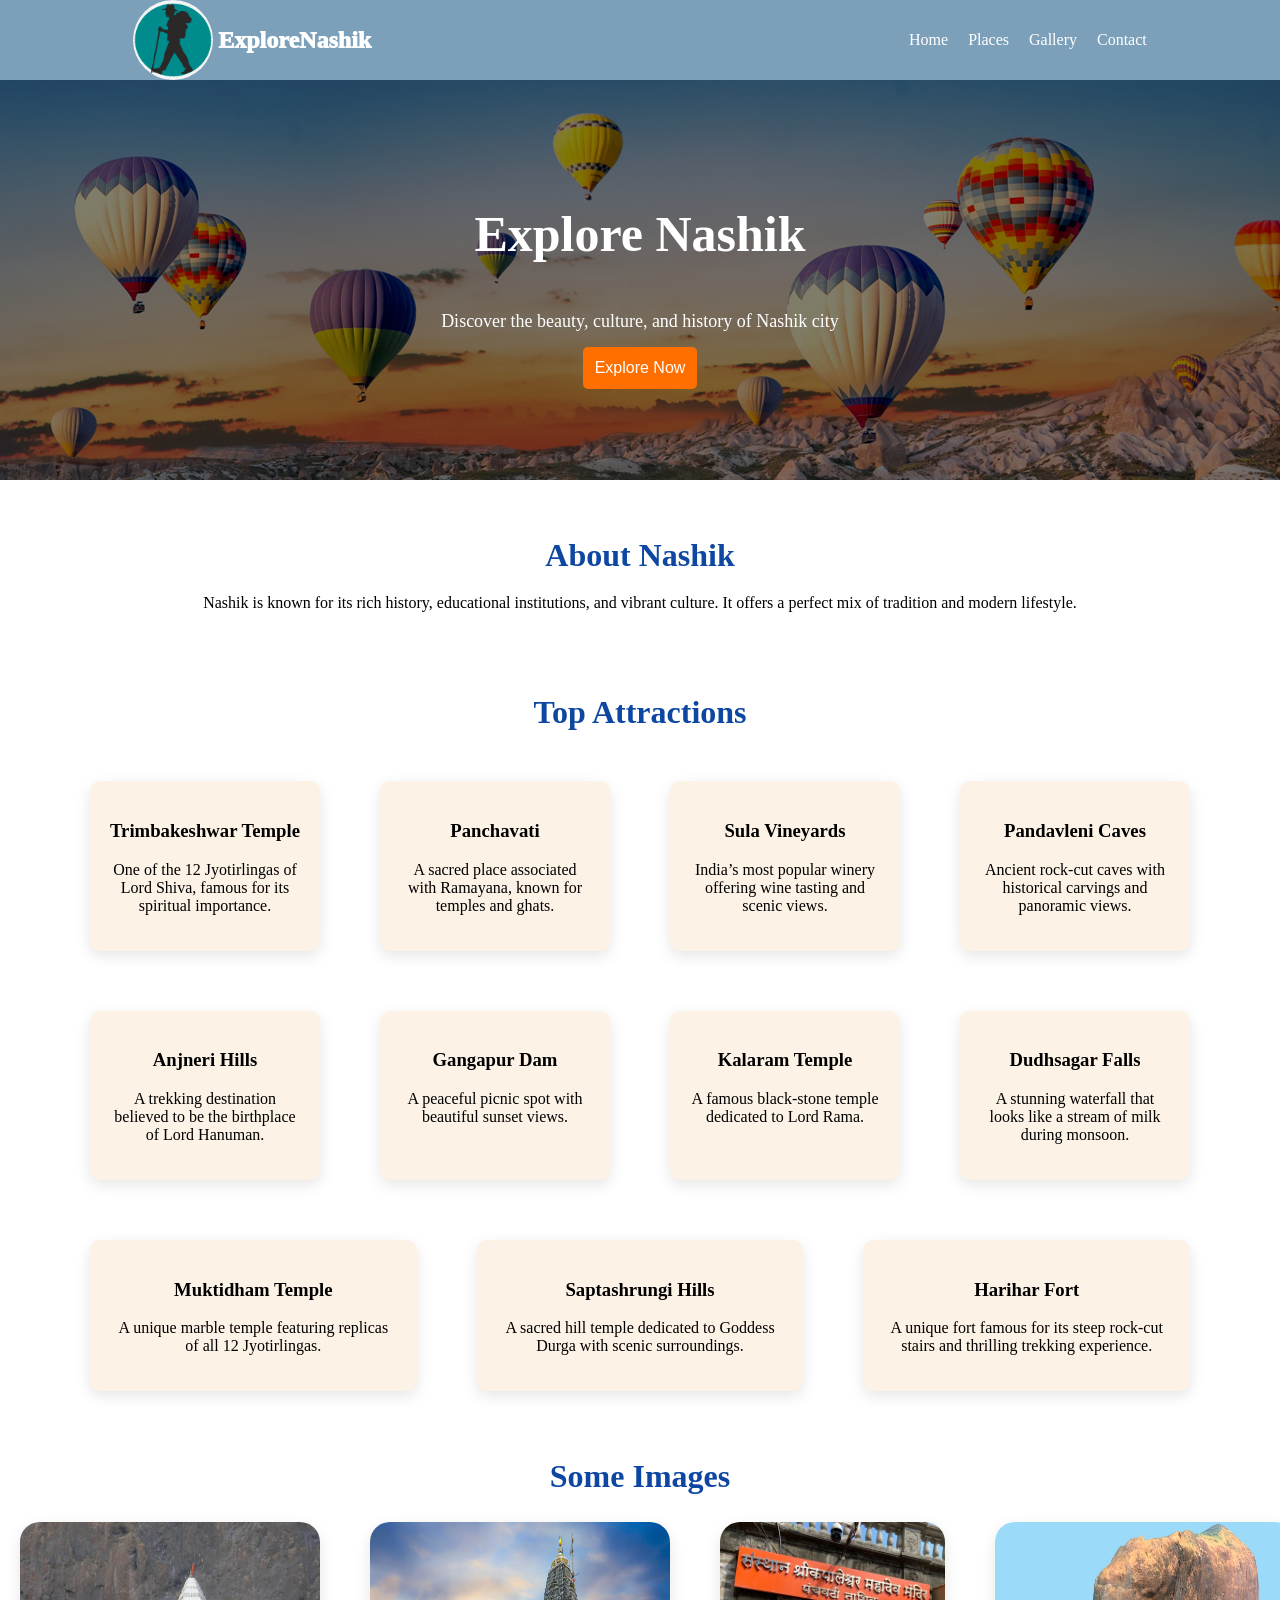
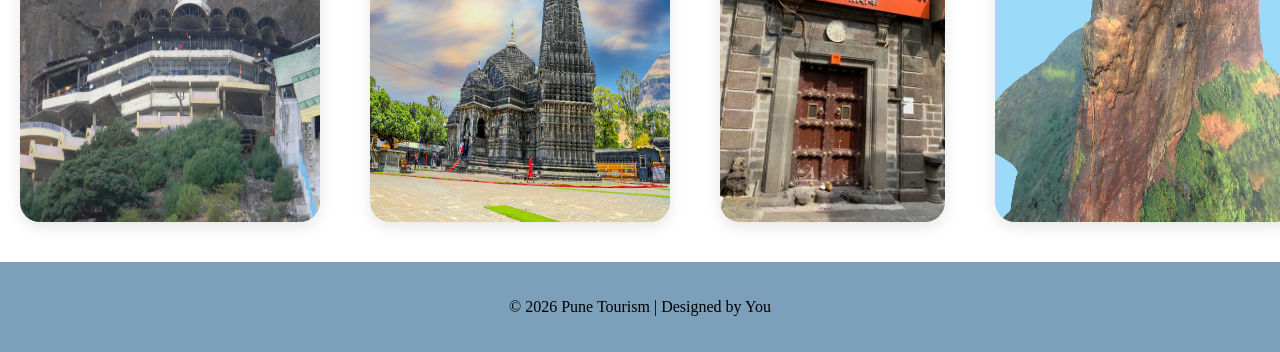
<file: index.html>
<!DOCTYPE html>
<html lang="en">

<head>
    <meta charset="UTF-8">
    <meta name="viewport" content="width=device-width, initial-scale=1.0">
    <link rel="stylesheet" href="./css/nav.css">
    <link rel="stylesheet" href="./css/index.css">
    <link rel="stylesheet" href="./css/footer.css">
    <title>index page</title>
</head>

<body>
    <!-- nav bar -->
    <div class="mian-container">
        <div class="img-container">
            <img src="./images/web-main-logo.png" alt="logo" class="main-class-logo">
            <h2>ExploreNashik</h2>
        </div>
        <input type="checkbox" id="menu-toggle" class="menu-toggle">
        <label for="menu-toggle" class="humburger">
            <img src="./images/humburger-menu.png" alt="menu">
        </label>
        <div class="nav-menu">
            <a href="./index.html" class="menu">Home</a>
            <a href="./html/places.html" class="menu">Places</a>
            <a href="./html/gallery.html" class="menu">Gallery</a>
            <a href="./html/contact.html" class="menu">Contact</a>

        </div>
    </div>

    <!-- main section -->
    <div class="background-section">
        <h1>Explore Nashik</h1>
        <p>Discover the beauty, culture, and history of Nashik city</p>
        <button>Explore Now</button>
    </div>

    <!-- info section -->
    <div class="information-container">
        <h2>About Nashik</h2>
        <p>Nashik is known for its rich history, educational institutions, and vibrant culture. It offers a perfect mix
            of
            tradition and modern lifestyle.</p>
    </div>

    <!-- card section -->

    <div class="card-section-container">

        <h2>Top Attractions</h2>
        <div class="cards">

            <div class="card">
                <h3>Trimbakeshwar Temple</h3>
                <p>One of the 12 Jyotirlingas of Lord Shiva, famous for its spiritual importance.</p>
            </div>

            <div class="card">
                <h3>Panchavati</h3>
                <p>A sacred place associated with Ramayana, known for temples and ghats.</p>
            </div>

            <div class="card">
                <h3>Sula Vineyards</h3>
                <p>India’s most popular winery offering wine tasting and scenic views.</p>
            </div>

            <div class="card">
                <h3>Pandavleni Caves</h3>
                <p>Ancient rock-cut caves with historical carvings and panoramic views.</p>
            </div>
        </div>
        <div class="cards">

            <div class="card">
                <h3>Anjneri Hills</h3>
                <p>A trekking destination believed to be the birthplace of Lord Hanuman.</p>
            </div>

            <div class="card">
                <h3>Gangapur Dam</h3>
                <p>A peaceful picnic spot with beautiful sunset views.</p>
            </div>

            <div class="card">
                <h3>Kalaram Temple</h3>
                <p>A famous black-stone temple dedicated to Lord Rama.</p>
            </div>

            <div class="card">
                <h3>Dudhsagar Falls</h3>
                <p>A stunning waterfall that looks like a stream of milk during monsoon.</p>
            </div>
        </div>
        <div class="cards">
            <div class="card">
                <h3>Muktidham Temple</h3>
                <p>A unique marble temple featuring replicas of all 12 Jyotirlingas.</p>
            </div>

            <div class="card">
                <h3>Saptashrungi Hills</h3>
                <p>A sacred hill temple dedicated to Goddess Durga with scenic surroundings.</p>
            </div>

            <div class="card">
                <h3>Harihar Fort</h3>
                <p>A unique fort famous for its steep rock-cut stairs and thrilling trekking experience.</p>
            </div>
        </div>
    </div>

    <!-- images section -->
    <div class="image-cards">
        <h2>Some Images</h2>
    </div>
    <div class="images-main-container">
        <img src="./images/vani-gad-img.jpg" alt="">
        <img src="./images/trimbakeshwar-img.jpg" alt="">
        <img src="./images/kapaleshwar-img.jpg" alt="">
        <img src="./images/harihar-img.jpg" alt="">
    </div>
    <!-- footer -->
    <footer>
        <p>© 2026 Pune Tourism | Designed by You</p>
    </footer>
</body>

</html>
</file>
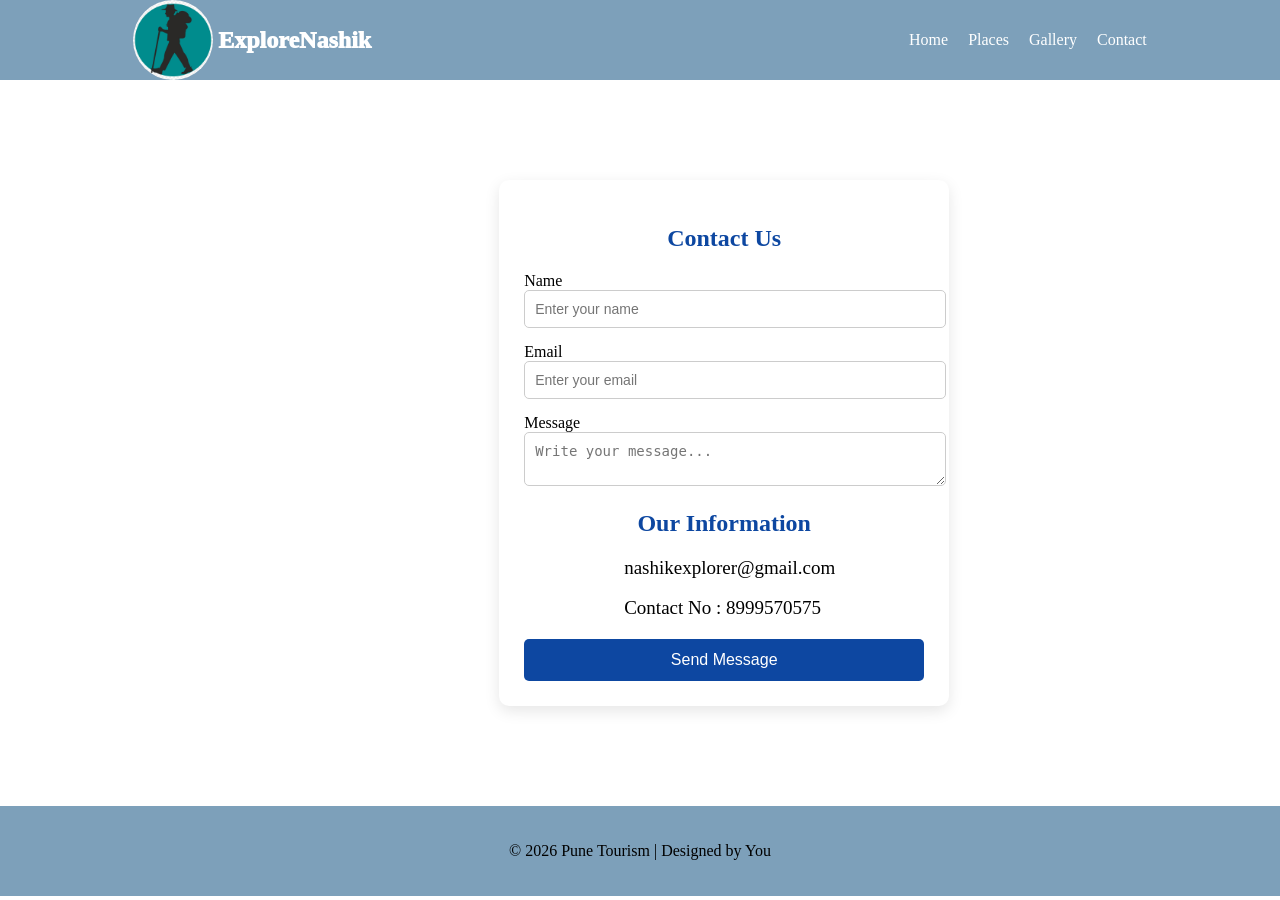
<file: html/contact.html>
<!DOCTYPE html>
<html lang="en">

<head>
    <meta charset="UTF-8">
    <meta name="viewport" content="width=device-width, initial-scale=1.0">
    <link rel="stylesheet" href="../css/nav.css">
    <link rel="stylesheet" href="../css/footer.css">
    <link rel="stylesheet" href="../css/contact.css">
    <title>Document</title>
</head>

<body>
    <!-- nav bar -->
    <div class="mian-container">
        <div class="img-container">
            <img src="../images/web-main-logo.png" alt="logo" class="main-class-logo">
            <h2>ExploreNashik</h2>
        </div>
        <input type="checkbox" id="menu-toggle" class="menu-toggle">
        <label for="menu-toggle" class="humburger">
            <img src="../images/humburger-menu.png" alt="menu">
        </label>
        <div class="nav-menu">
            <a href="../index.html" class="menu">Home</a>
            <a href="../html/places.html" class="menu">Places</a>
            <a href="../html/gallery.html" class="menu">Gallery</a>
            <a href="../html/contact.html" class="menu">Contact</a>
        </div>
    </div>

    <!-- form -->
    <div class="contact-page-container">
        <h2>Contact Us</h2>

        <form>
            <div class="input-group">
                <label>Name</label>
                <input type="text" placeholder="Enter your name" required>
            </div>

            <div class="input-group">
                <label>Email</label>
                <input type="email" placeholder="Enter your email" required>
            </div>

            <div class="input-group">
                <label>Message</label>
                <textarea placeholder="Write your message..." required></textarea>
            </div>

            <h2>Our Information</h2>
            <a href="mailto:nashikexplorer@gmail.com">nashikexplorer@gmail.com</a><br><br>
            <a href="tel:8999570575">Contact No : 8999570575</a>
            <button type="submit">Send Message</button>

        </form>
    </div>

    <!-- footer -->
    <footer>
        <p>© 2026 Pune Tourism | Designed by You</p>
    </footer>
</body>

</html>
</file>
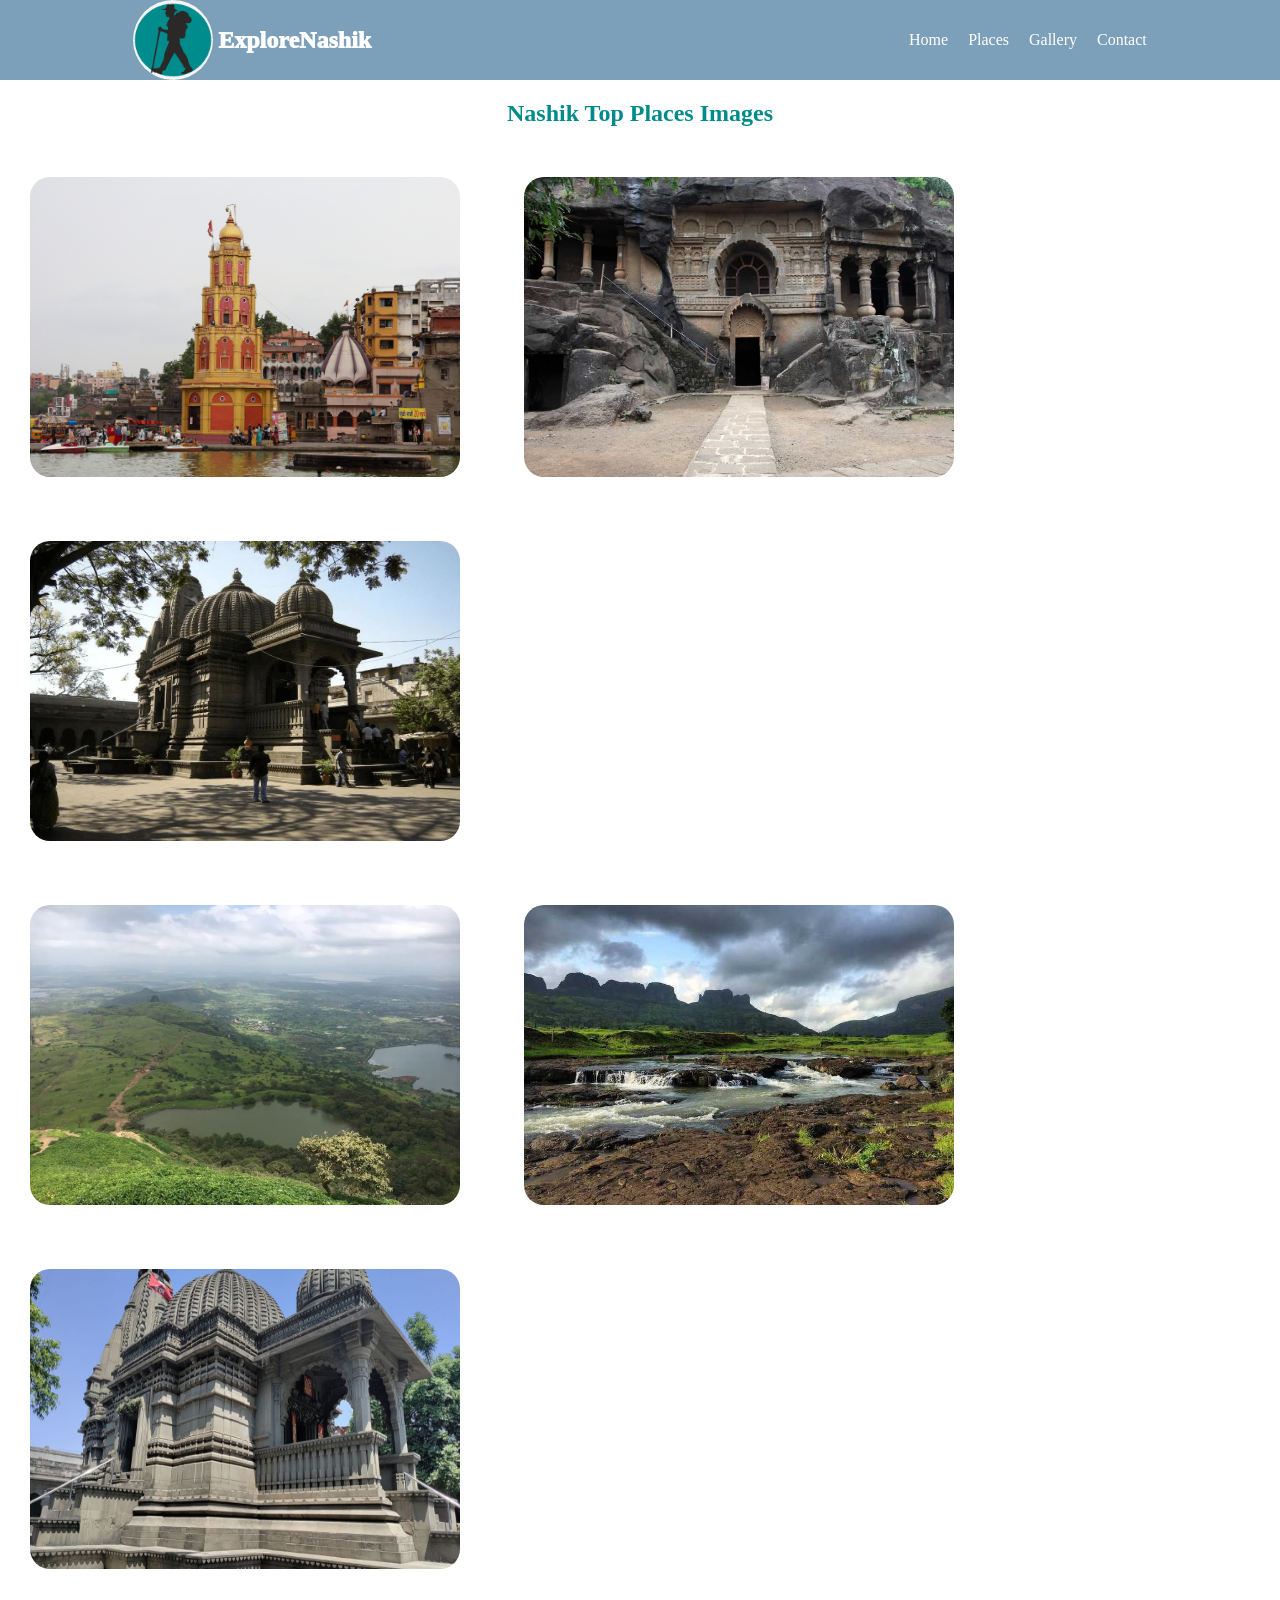
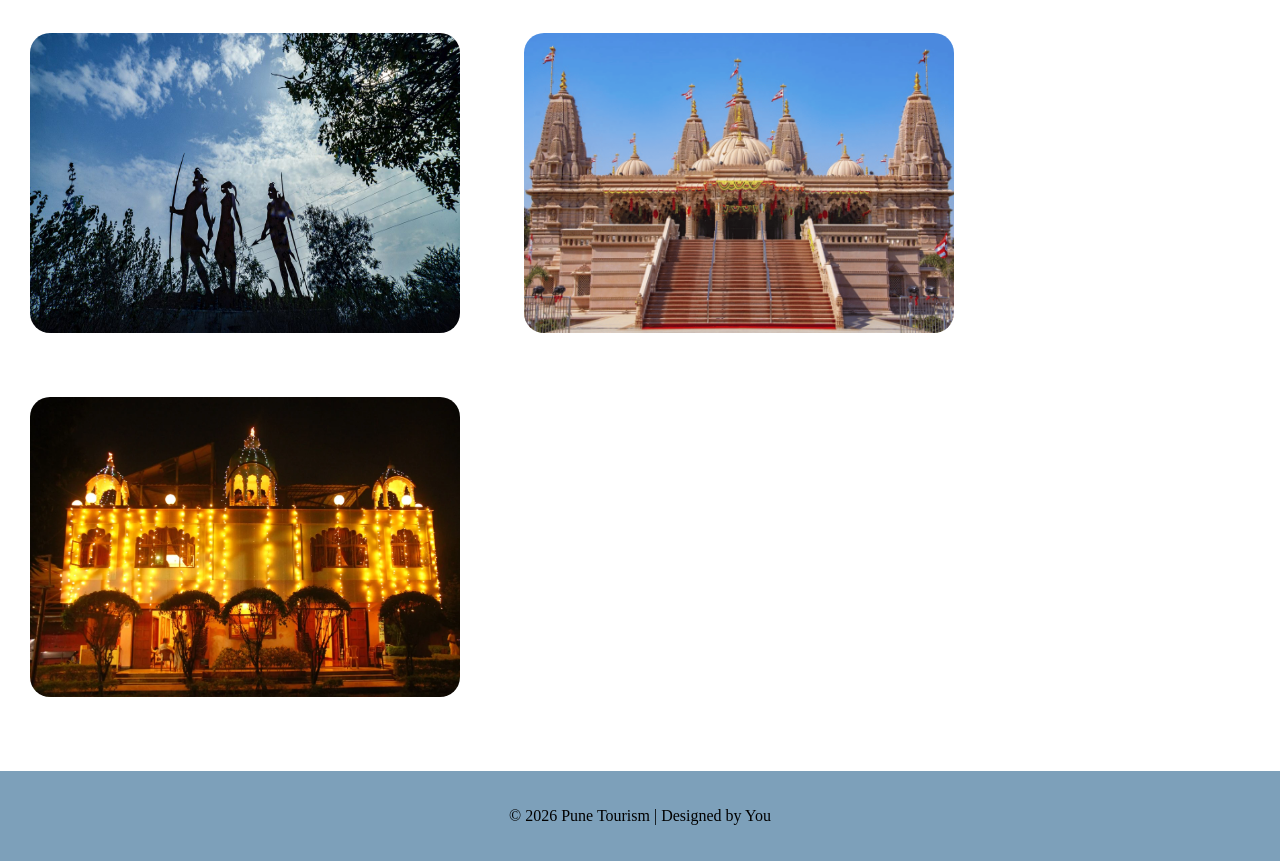
<file: html/gallery.html>
<!DOCTYPE html>
<html lang="en">
<head>
    <meta charset="UTF-8">
    <meta name="viewport" content="width=device-width, initial-scale=1.0">
    <link rel="stylesheet" href="../css/footer.css">
    <link rel="stylesheet" href="../css/nav.css">
    <link rel="stylesheet" href="../css/gallery.css">
    <link rel="stylesheet" href="../css/places.css">
    <title>Document</title>
</head>
<body>
    <!-- nav bar -->
     <div class="mian-container">
        <div class="img-container">
            <img src="../images/web-main-logo.png" alt="logo" class="main-class-logo">
            <h2>ExploreNashik</h2>
        </div>
        <input type="checkbox" id="menu-toggle" class="menu-toggle">
        <label for="menu-toggle" class="humburger">
            <img src="../images/humburger-menu.png" alt="menu">
        </label>
        <div class="nav-menu">
            <a href="../index.html" class="menu">Home</a>
            <a href="../html/places.html" class="menu">Places</a>
            <a href="../html/gallery.html" class="menu">Gallery</a>
            <a href="../html/contact.html" class="menu">Contact</a>
        </div>
    </div>

    <!-- gallery images -->
     <h2 class="places-name">Nashik Top Places Images</h2>
    <div class="gallery-images-container">
        <div class="images-gallery">
            <img src="../images/gallery-img-1.jpg" alt="img1" class="img-class">
            <img src="../images/gallery-img-2.jpg" alt="img2" class="img-class">
            <img src="../images/gallery-img-3.jpg" alt="img3" class="img-class">
        </div>
    </div>

    <div class="gallery-images-container">
        <div class="images-gallery">
            <img src="../images/gallery-img-4.jpg" alt="img4" class="img-class">
            <img src="../images/gallery-img-5.jpg" alt="img5" class="img-class">
            <img src="../images/gallery-img-6.jpg" alt="img6" class="img-class">
        </div>
    </div>

    <div class="gallery-images-container">
        <div class="images-gallery">
            <img src="../images/gallery-img-7.jpg" alt="img7" class="img-class">
            <img src="../images/gallery-img-8.jpg" alt="img8" class="img-class">
            <img src="../images/gallery-img-9.jpg" alt="img9" class="img-class">
        </div>
    </div>

    <!-- footer -->
    <footer>
        <p>© 2026 Pune Tourism | Designed by You</p>
    </footer>
</body>
</html>
</file>
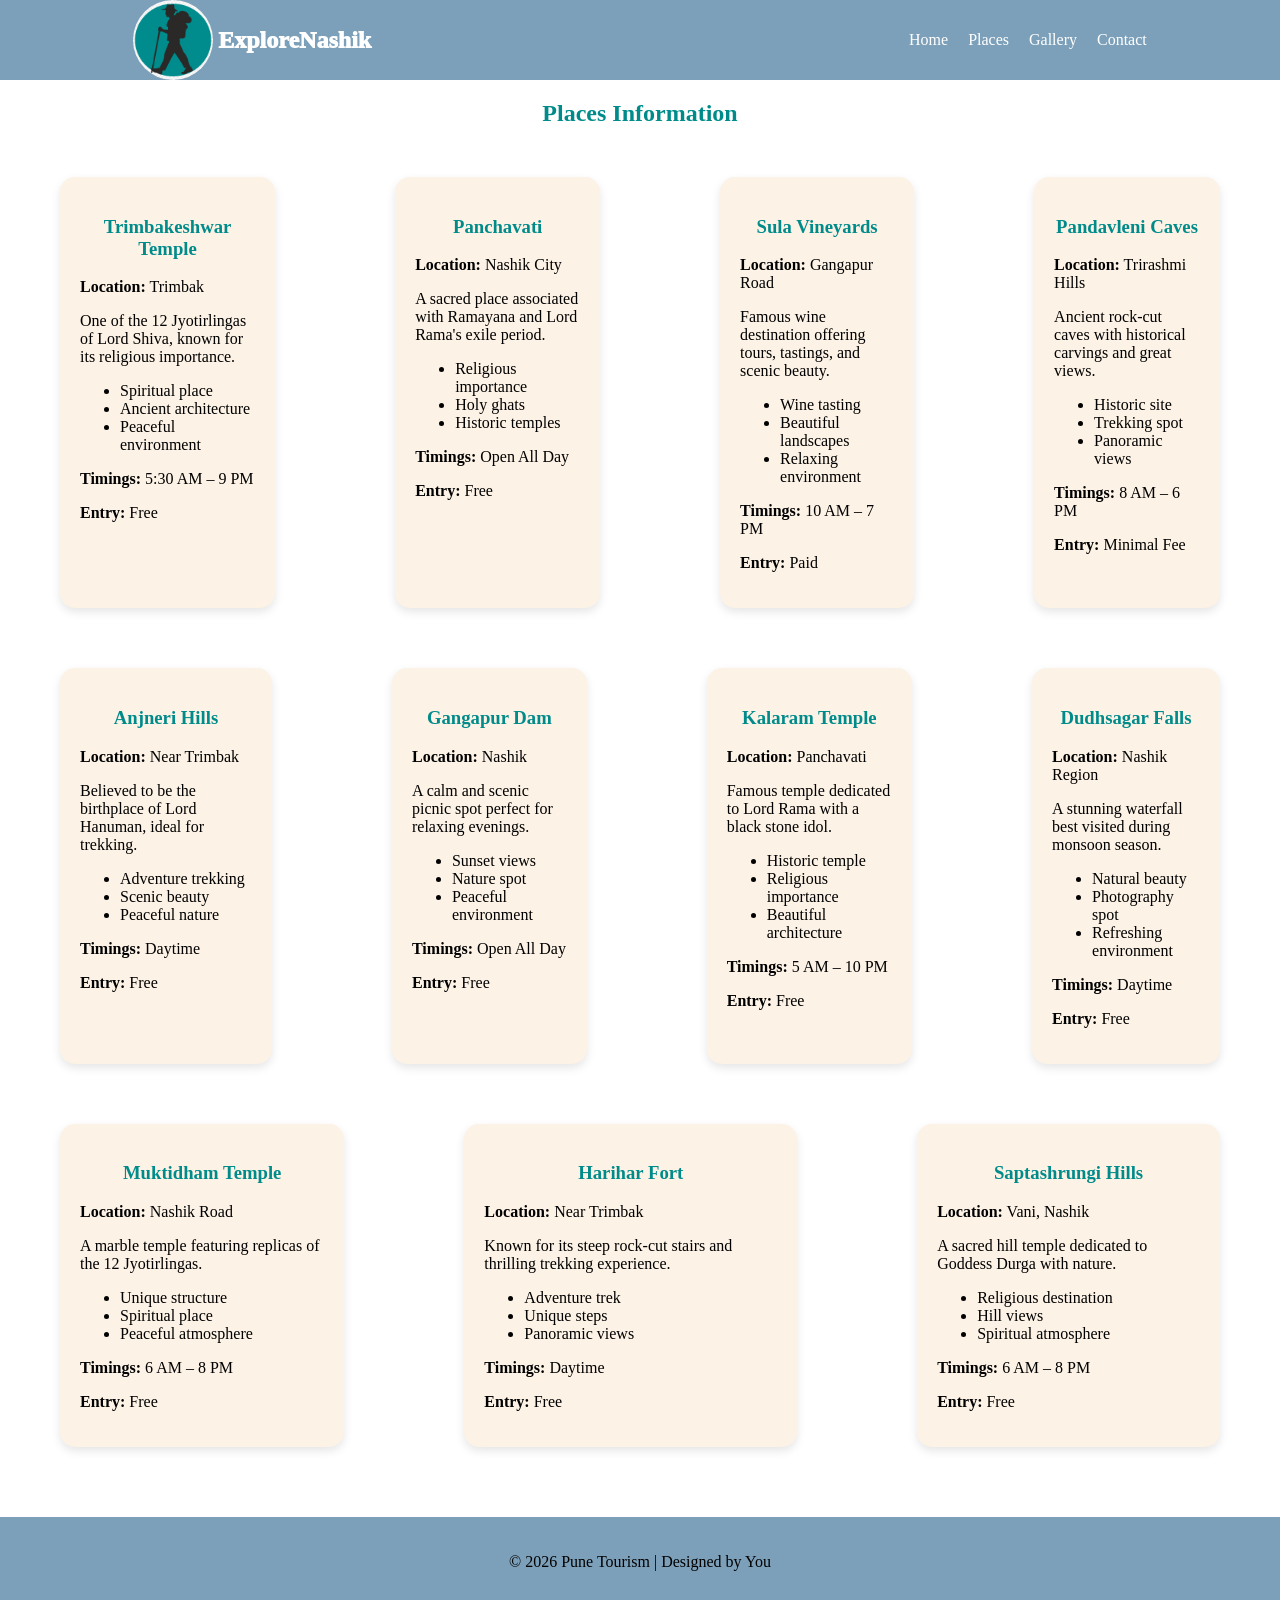
<file: html/places.html>
<!DOCTYPE html>
<html lang="en">

<head>
    <meta charset="UTF-8">
    <meta name="viewport" content="width=device-width, initial-scale=1.0">
    <link rel="stylesheet" href="../css/nav.css">
    <link rel="stylesheet" href="../css/footer.css">
    <link rel="stylesheet" href="../css/places.css">
    <title>Document</title>
</head>

<body>
    <!-- nav bar -->
    <div class="mian-container">
        <div class="img-container">
            <img src="../images/web-main-logo.png" alt="logo" class="main-class-logo">
            <h2>ExploreNashik</h2>
        </div>
        <input type="checkbox" id="menu-toggle" class="menu-toggle">
        <label for="menu-toggle" class="humburger">
            <img src="../images/humburger-menu.png" alt="menu">
        </label>
        <div class="nav-menu">
            <a href="../index.html" class="menu">Home</a>
            <a href="../html/places.html" class="menu">Places</a>
            <a href="../html/gallery.html" class="menu">Gallery</a>
            <a href="../html/contact.html" class="menu">Contact</a>
        </div>
    </div>

    <!-- top places to visit -->
    <h2 class="places-name">Places Information</h2>
    <div class="places-card-container">

        <div class="places-card">
            <h3 class="places-name">Trimbakeshwar Temple</h3>
            <p><b>Location:</b> Trimbak</p>
            <p>One of the 12 Jyotirlingas of Lord Shiva, known for its religious importance.</p>
            <ul>
                <li>Spiritual place</li>
                <li>Ancient architecture</li>
                <li>Peaceful environment</li>
            </ul>
            <p><b>Timings:</b> 5:30 AM – 9 PM</p>
            <p><b>Entry:</b> Free</p>
        </div>

        <div class="places-card">
            <h3 class="places-name">Panchavati</h3>
            <p><b>Location:</b> Nashik City</p>
            <p>A sacred place associated with Ramayana and Lord Rama's exile period.</p>
            <ul>
                <li>Religious importance</li>
                <li>Holy ghats</li>
                <li>Historic temples</li>
            </ul>
            <p><b>Timings:</b> Open All Day</p>
            <p><b>Entry:</b> Free</p>
        </div>

        <div class="places-card">
            <h3 class="places-name">Sula Vineyards</h3>
            <p><b>Location:</b> Gangapur Road</p>
            <p>Famous wine destination offering tours, tastings, and scenic beauty.</p>
            <ul>
                <li>Wine tasting</li>
                <li>Beautiful landscapes</li>
                <li>Relaxing environment</li>
            </ul>
            <p><b>Timings:</b> 10 AM – 7 PM</p>
            <p><b>Entry:</b> Paid</p>
        </div>

        <div class="places-card">
            <h3 class="places-name">Pandavleni Caves</h3>
            <p><b>Location:</b> Trirashmi Hills</p>
            <p>Ancient rock-cut caves with historical carvings and great views.</p>
            <ul>
                <li>Historic site</li>
                <li>Trekking spot</li>
                <li>Panoramic views</li>
            </ul>
            <p><b>Timings:</b> 8 AM – 6 PM</p>
            <p><b>Entry:</b> Minimal Fee</p>
        </div>
    </div>

    <div class="places-card-container">

        <div class="places-card">
            <h3 class="places-name">Anjneri Hills</h3>
            <p><b>Location:</b> Near Trimbak</p>
            <p>Believed to be the birthplace of Lord Hanuman, ideal for trekking.</p>
            <ul>
                <li>Adventure trekking</li>
                <li>Scenic beauty</li>
                <li>Peaceful nature</li>
            </ul>
            <p><b>Timings:</b> Daytime</p>
            <p><b>Entry:</b> Free</p>
        </div>

        <div class="places-card">
            <h3 class="places-name">Gangapur Dam</h3>
            <p><b>Location:</b> Nashik</p>
            <p>A calm and scenic picnic spot perfect for relaxing evenings.</p>
            <ul>
                <li>Sunset views</li>
                <li>Nature spot</li>
                <li>Peaceful environment</li>
            </ul>
            <p><b>Timings:</b> Open All Day</p>
            <p><b>Entry:</b> Free</p>
        </div>

        <div class="places-card">
            <h3 class="places-name">Kalaram Temple</h3>
            <p><b>Location:</b> Panchavati</p>
            <p>Famous temple dedicated to Lord Rama with a black stone idol.</p>
            <ul>
                <li>Historic temple</li>
                <li>Religious importance</li>
                <li>Beautiful architecture</li>
            </ul>
            <p><b>Timings:</b> 5 AM – 10 PM</p>
            <p><b>Entry:</b> Free</p>
        </div>

        <div class="places-card">
            <h3 class="places-name">Dudhsagar Falls</h3>
            <p><b>Location:</b> Nashik Region</p>
            <p>A stunning waterfall best visited during monsoon season.</p>
            <ul>
                <li>Natural beauty</li>
                <li>Photography spot</li>
                <li>Refreshing environment</li>
            </ul>
            <p><b>Timings:</b> Daytime</p>
            <p><b>Entry:</b> Free</p>
        </div>
    </div>
    <div class="places-card-container">
        <div class="places-card">
            <h3 class="places-name">Muktidham Temple</h3>
            <p><b>Location:</b> Nashik Road</p>
            <p>A marble temple featuring replicas of the 12 Jyotirlingas.</p>
            <ul>
                <li>Unique structure</li>
                <li>Spiritual place</li>
                <li>Peaceful atmosphere</li>
            </ul>
            <p><b>Timings:</b> 6 AM – 8 PM</p>
            <p><b>Entry:</b> Free</p>
        </div>

        <div class="places-card">
            <h3 class="places-name">Harihar Fort</h3>
            <p><b>Location:</b> Near Trimbak</p>
            <p>Known for its steep rock-cut stairs and thrilling trekking experience.</p>
            <ul>
                <li>Adventure trek</li>
                <li>Unique steps</li>
                <li>Panoramic views</li>
            </ul>
            <p><b>Timings:</b> Daytime</p>
            <p><b>Entry:</b> Free</p>
        </div>

        <div class="places-card">
            <h3 class="places-name">Saptashrungi Hills</h3>
            <p><b>Location:</b> Vani, Nashik</p>
            <p>A sacred hill temple dedicated to Goddess Durga with nature.</p>
            <ul>
                <li>Religious destination</li>
                <li>Hill views</li>
                <li>Spiritual atmosphere</li>
            </ul>
            <p><b>Timings:</b> 6 AM – 8 PM</p>
            <p><b>Entry:</b> Free</p>
        </div>
    </div>

    <!-- footer -->
     <footer>
        <p>© 2026 Pune Tourism | Designed by You</p>
    </footer>
</body>

</html>
</file>
<file: css/nav.css>
body{
    background-color: white;
    margin: 0%;
    padding: 0%;
}
.mian-container{
    display: flex;
    flex-direction: row;
    align-items: center;
    justify-content: space-around;
    background-color:#7da0ba;
    
}
.img-container{
    display: flex;
    flex-direction: row;
    align-items: center;
}
.main-class-logo{
    height: 80px;
    width: 80px;
    border-radius: 50%;
    border-color: 3px solid black;  
}
.img-container h2{
    padding: 5px;
    font-weight: 1000;
    color: white;
}
.nav-menu{
    display: flex;
    flex-direction: row;
    gap: 20px;
}
.menu{
    color: white;
    text-decoration: none;
}
.menu:hover{
    color: black;
    text-decoration: underline;
}

.humburger img{
    height: 40px;
    display: none;
    cursor: pointer;
}

.menu-toggle{
    display: none;
}

@media screen and (max-width: 768px){
    .mian-container{
        flex-wrap: wrap;
        padding: 10px 20px;
    }

    .humburger img{
        display: block;
    }

    .nav-menu{
        display: none;
        flex-direction: column;
        width: 100%;
        text-align: center;
        gap: 10px;
    }

    .menu-toggle:checked ~ .nav-menu{
        display: flex;
    }

    .menu-toggle:checked ~ .humburger{
        font-size: 28px;
        content: 'x';
    }

    .menu{
        font-size: 16px;
    }
}
</file>
<file: css/index.css>
.background-section{
    height:90vh;
    display:flex;
    align-items:center;
    justify-content:center;
    flex-direction:column;
    text-align:center;
    height: 400px;
    background:linear-gradient(rgba(0,0,0,0.5),rgba(0,0,0,0.5)),
    url('../images/bg-img.jpg') no-repeat center/cover;
    color:white;
}

.background-section button{
    padding:12px;
    border:none;
    background:#ff6f00;
    color:white;
    font-size:16px;
    cursor:pointer;
    border-radius:5px;
    transition:0.3s;
}

.background-section h1{
    font-size:50px;
}

.background-section p{
    margin:15px 0;
    font-size:18px;
}

/* info section */
.information-container{
    padding: 30px;
    text-align:center;
}
.information-container h2{
    margin-bottom:20px;
    font-size:32px;
    color:#0d47a1;
}

/* nashik card section */

.card-section-container{
   padding: 10px;
    text-align:center;
}

.card-section-container h2{
    margin-bottom:20px;
    font-size:32px;
    color:#0d47a1;
}


.cards{
    display: flex;
    flex-direction: row;
    text-align: center;
    justify-content: space-around; 
    margin-left: 50px;
    margin-right: 50px;
}

.card{
    background-color: rgb(252, 242, 229);
    padding:20px;
    border-radius:10px;
    box-shadow:0 5px 15px rgba(0,0,0,0.1);
    transition:0.3s;
    margin: 30px;
    width: 300px;  
}

.card:hover{
    transition: 0.3s;
    transform:translateY(-8px);
}

/* images container */
.images-main-container{
    display: flex;
    flex-direction: row;
}

/* image container */
.images-main-container{
     display: flex;
    flex-direction: row;
    justify-content: space-around;
    gap: 30px;
}

.images-main-container img{
    height: 300px;
    width: 300px;
    border-radius: 20px;
    margin-left: 20px;
    box-shadow:0 5px 15px rgba(0,0,0,0.1);
}

.image-cards h2{
    text-align: center;
    font-size:32px;
    color:#0d47a1;
}

@media screen and (max-width:768px) {

    .cards{
        display: grid;
        flex-direction: column;
        margin: 10px;
    }
    
    .images-main-container{
        display: grid;
        flex-direction: column;
        height: auto;
        width: auto;
    }
}
</file>
<file: css/footer.css>
footer{
    background-color:#7da0ba;
    color:black;
    text-align:center;
    padding:20px;
    margin-top:40px;
}
</file>
<file: css/contact.css>
.contact-page-container{
    width:90%;
    max-width:400px;
    background:white;
    padding:25px;
    border-radius:10px;
    box-shadow:0 5px 15px rgba(0,0,0,0.1);
    margin: 100px;
    margin-left: 39%;
}

.contact-page-container h2{
    text-align:center;
    margin-bottom:20px;
    color:#0d47a1;
}

.input-group{
    margin-bottom:15px;
}

.input-group input{
    width:100%;
    padding:10px;
    border:1px solid #ccc;
    border-radius:5px;
    outline:none;
    font-size:14px;
}

.input-group textarea{
    width:100%;
    padding:10px;
    border:1px solid #ccc;
    border-radius:5px;
    outline:none;
    font-size:14px;
}

button{
    width:100%;
    padding:12px;
    border:none;
    background:#0d47a1;
    color:white;
    font-size:16px;
    border-radius:5px;
    cursor:pointer;
    transition:0.3s;
    margin-top:20px ;
}

button:hover{
    background:#08306b;
}

.contact-page-container a{
    text-decoration: none;
    color: black;
    padding-left: 25%;
    font-size: 19px;
    
}

@media screen and (max-width:768px) {
    .contact-page-container{
        height: auto;
       margin-left: auto;
       width: auto;
    }
}
</file>
<file: css/gallery.css>
.gallery-images-container{
    display: flex;
    flex-direction: row;
    justify-content: center;
    gap: 30px;
}

.images-gallery img{
    height: 300px;
    width: 430px;
    margin: 30px;
    border-radius: 20px;
}

.img-class:hover{
    transition: 0.3s;
    transform: translateY(-8px);
    box-shadow:0 5px 15px rgba(0,0,0,0.1);
}

@media screen and (max-width:768px) {
    .gallery-images-container{
        display: grid;
    }
}
</file>
<file: css/places.css>
.places-card-container {
    display: flex;
    flex-direction: row;
    justify-content: space-between;
}

.places-card {
    background-color: rgb(252, 242, 229);
    border-radius: 15px;
    margin: 30px;
    margin-left: 60px;
    margin-right: 60px;
    padding: 20px;
    transition: 0.3s;
    box-shadow:0 4px 10px rgba(0,0,0,0.1);
}

.places-card:hover{
    transform: translateY(-8px);
    border: 1px solid black;
}

.places-name{
    color: darkcyan;
    text-align: center;
}

@media screen and (max-width:768px) {
    .places-card-container{
        display: grid;
    }  
}
</file>
